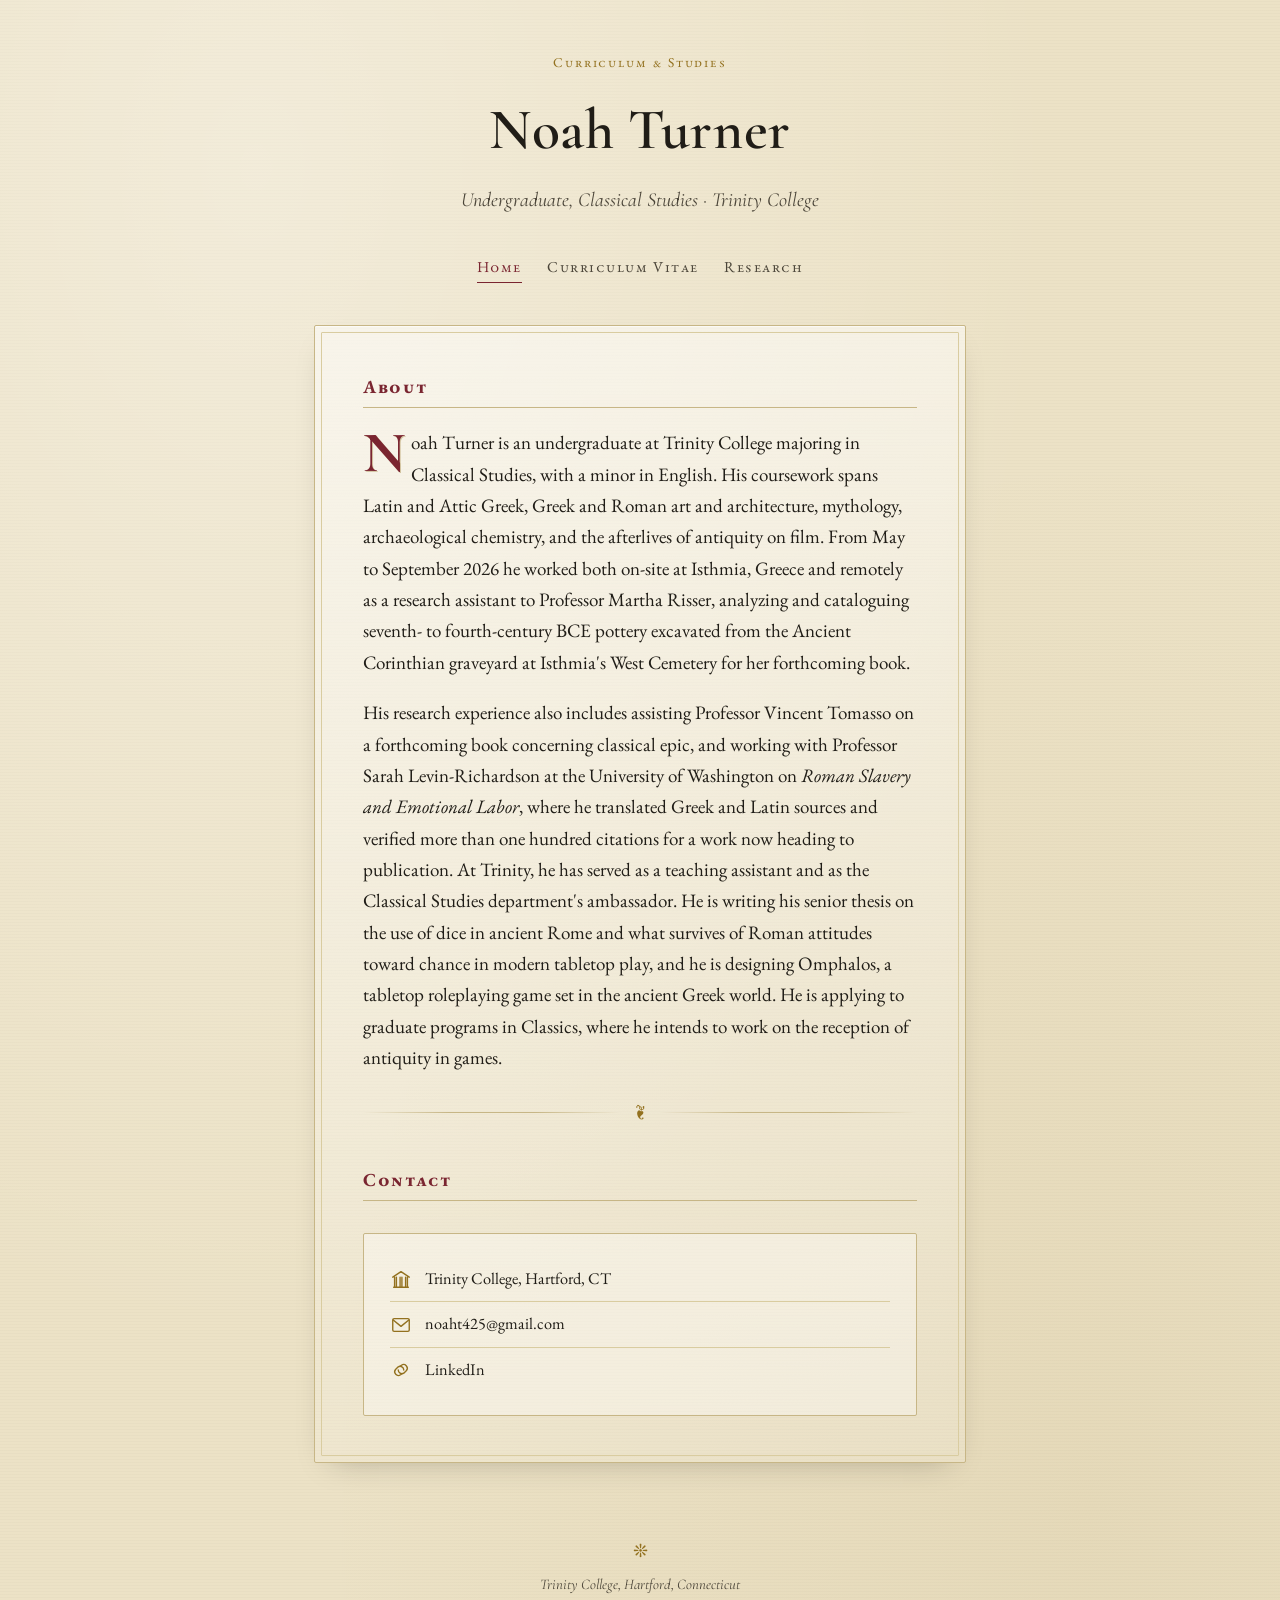
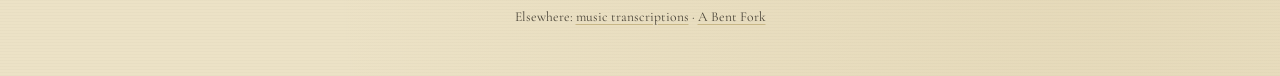
<file: index.html>
<!DOCTYPE html>
<html lang="en">
<head>
<meta charset="UTF-8">
<meta name="viewport" content="width=device-width, initial-scale=1.0">
<title>Noah Turner — Classical Studies</title>
<meta name="description" content="Noah Turner, undergraduate in Classical Studies at Trinity College. CV, research, and contact.">
<link rel="preconnect" href="https://fonts.googleapis.com">
<link rel="preconnect" href="https://fonts.gstatic.com" crossorigin>
<link href="https://fonts.googleapis.com/css2?family=Cormorant+Garamond:ital,wght@0,500;0,600;0,700;1,500&family=EB+Garamond:ital,wght@0,400;0,500;0,600;1,400&display=swap" rel="stylesheet">
<link rel="stylesheet" href="styles.css">
</head>
<body>
<div class="page">

  <header class="masthead">
    <span class="eyebrow">Curriculum &amp; Studies</span>
    <h1>Noah Turner</h1>
    <p class="tagline">Undergraduate, Classical Studies &middot; Trinity College</p>
  </header>

  <nav class="wayfinder" aria-label="Primary">
    <a href="index.html" aria-current="page">Home</a>
    <a href="cv.html">Curriculum&nbsp;Vitae</a>
    <a href="research.html">Research</a>
  </nav>

  <main class="leaf drop">
    <h2 class="section-head">About</h2>
    <p>
      Noah Turner is an undergraduate at Trinity College majoring in Classical Studies,
      with a minor in English. His coursework spans Latin and Attic Greek, Greek and
      Roman art and architecture, mythology, archaeological chemistry, and the
      afterlives of antiquity on film. From May to September 2026 he worked both on-site at
      Isthmia, Greece and remotely as a research assistant to Professor Martha Risser, analyzing
      and cataloguing seventh- to fourth-century BCE pottery excavated from the
      Ancient Corinthian graveyard at Isthmia's West Cemetery for her forthcoming
      book.
    </p>
    <p>
      His research experience also includes assisting Professor Vincent Tomasso on a
      forthcoming book concerning classical epic, and working with Professor Sarah
      Levin-Richardson at the University of Washington on <em>Roman Slavery and
      Emotional Labor</em>, where he translated Greek and Latin sources and verified
      more than one hundred citations for a work now heading to publication. At
      Trinity, he has served as a teaching assistant and as the Classical Studies
      department's ambassador. He is writing his senior thesis on the use of dice in
      ancient Rome and what survives of Roman attitudes toward chance in modern
      tabletop play, and he is designing Omphalos, a tabletop roleplaying game set in
      the ancient Greek world. He is applying to graduate programs in Classics, where
      he intends to work on the reception of antiquity in games.
    </p>

    <div class="rule" role="presentation"><span class="fleuron">&#10086;</span></div>

    <h2 class="section-head">Contact</h2>
    <div class="contact-card">
      <div class="contact-row">
        <svg viewBox="0 0 24 24" fill="none" stroke="currentColor" stroke-width="1.5" aria-hidden="true">
          <path d="M4 21h16M5 21V10M19 21V10M3 10l9-6 9 6M7 10v11M11 10v11M13 10v11M17 10v11" stroke-linecap="round" stroke-linejoin="round"/>
        </svg>
        <span class="plain">Trinity College, Hartford, CT</span>
      </div>
      <div class="contact-row">
        <svg viewBox="0 0 24 24" fill="none" stroke="currentColor" stroke-width="1.5" aria-hidden="true">
          <rect x="3" y="5" width="18" height="14" rx="1.5"/>
          <path d="M3.5 6.5l8.5 7 8.5-7" stroke-linecap="round" stroke-linejoin="round"/>
        </svg>
        <a href="mailto:noaht425@gmail.com">noaht425@gmail.com</a>
      </div>
      <div class="contact-row">
        <svg viewBox="0 0 24 24" fill="none" stroke="currentColor" stroke-width="1.5" aria-hidden="true">
          <path d="M9 12a4 4 0 0 0 6 3.5l3-3a4 4 0 0 0-5.5-5.7L11 8" stroke-linecap="round" stroke-linejoin="round"/>
          <path d="M15 12a4 4 0 0 0-6-3.5l-3 3a4 4 0 0 0 5.5 5.7L13 16" stroke-linecap="round" stroke-linejoin="round"/>
        </svg>
        <a href="https://www.linkedin.com/in/noah-turner-00b842254/" target="_blank" rel="noopener">LinkedIn</a>
      </div>
    </div>
  </main>

</div>

<footer class="colophon">
  <span class="glyph">&#10058;</span>
  Trinity College, Hartford, Connecticut
  <span class="elsewhere">Elsewhere: <a href="https://musescore.com/user/34465157" target="_blank" rel="noopener">music transcriptions</a> &middot; <a href="https://abentfork.com" target="_blank" rel="noopener">A Bent Fork</a></span>
</footer>

</body>
</html>
</file>
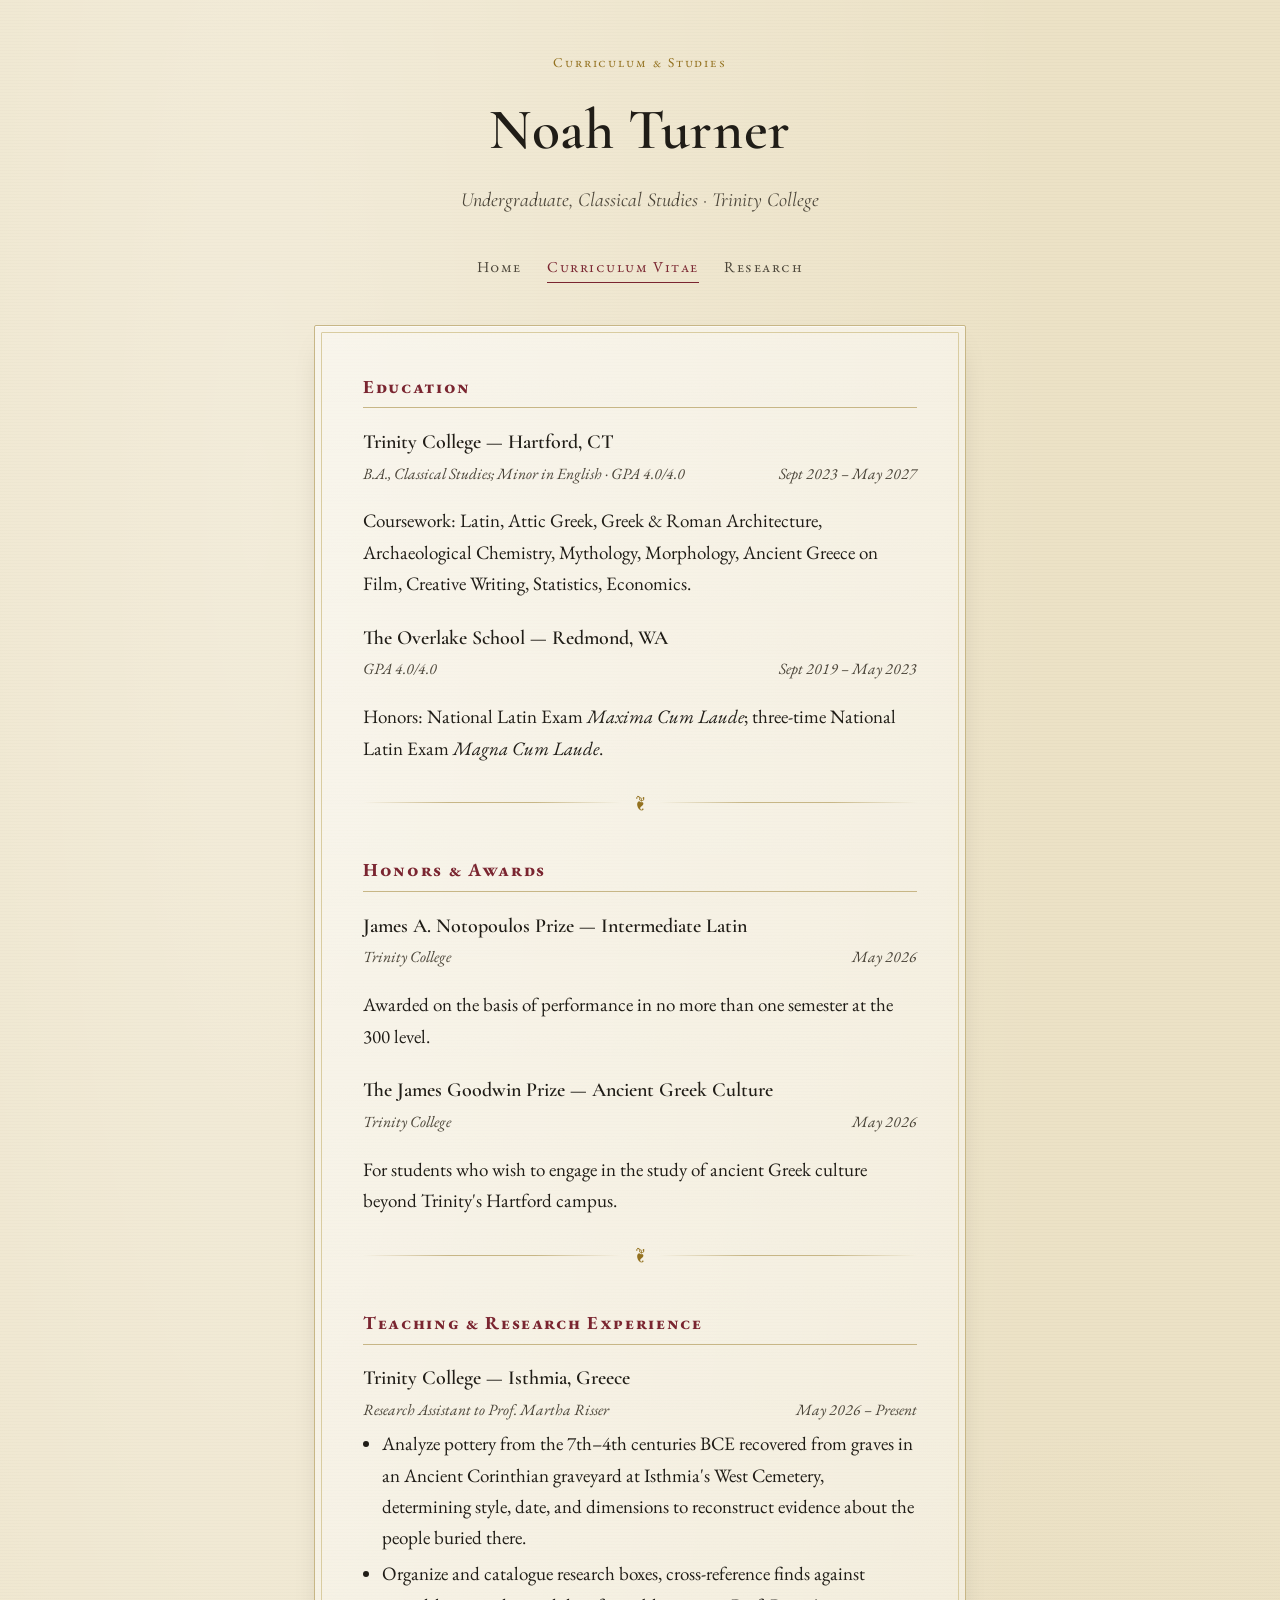
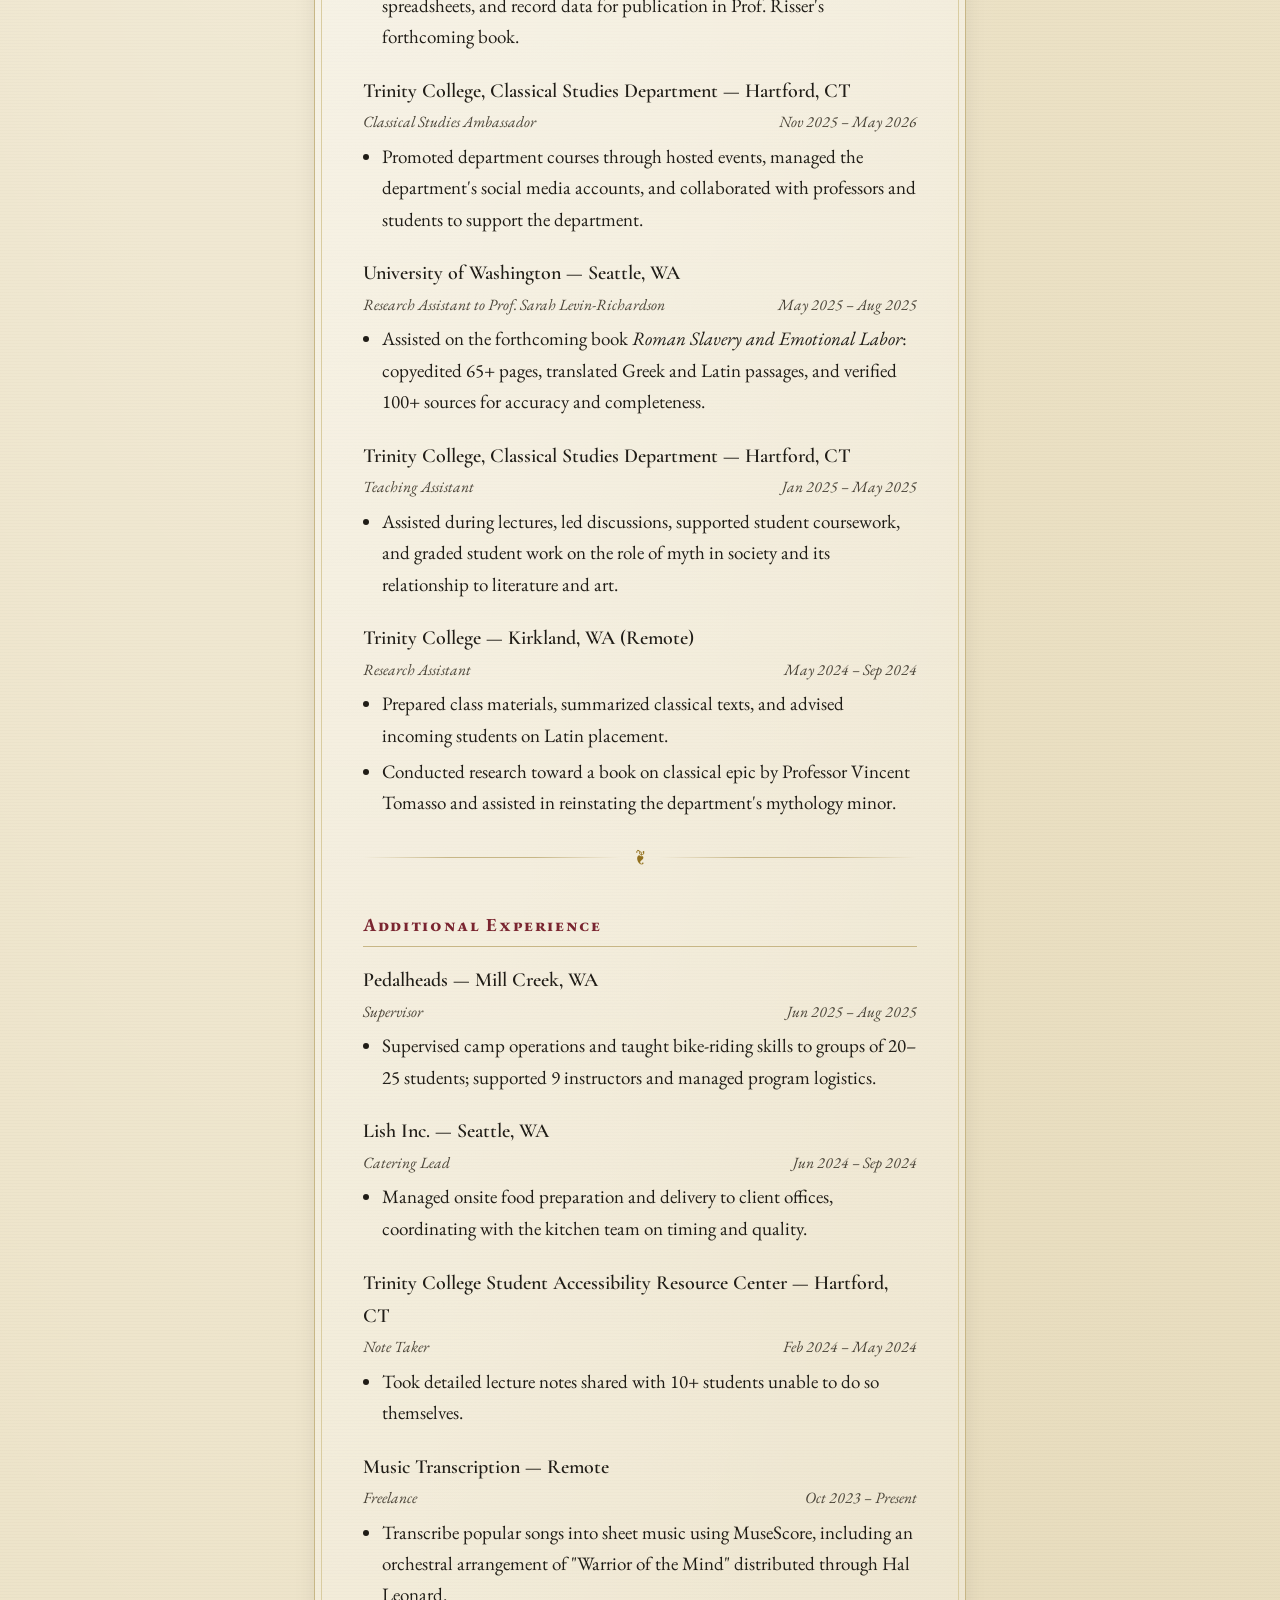
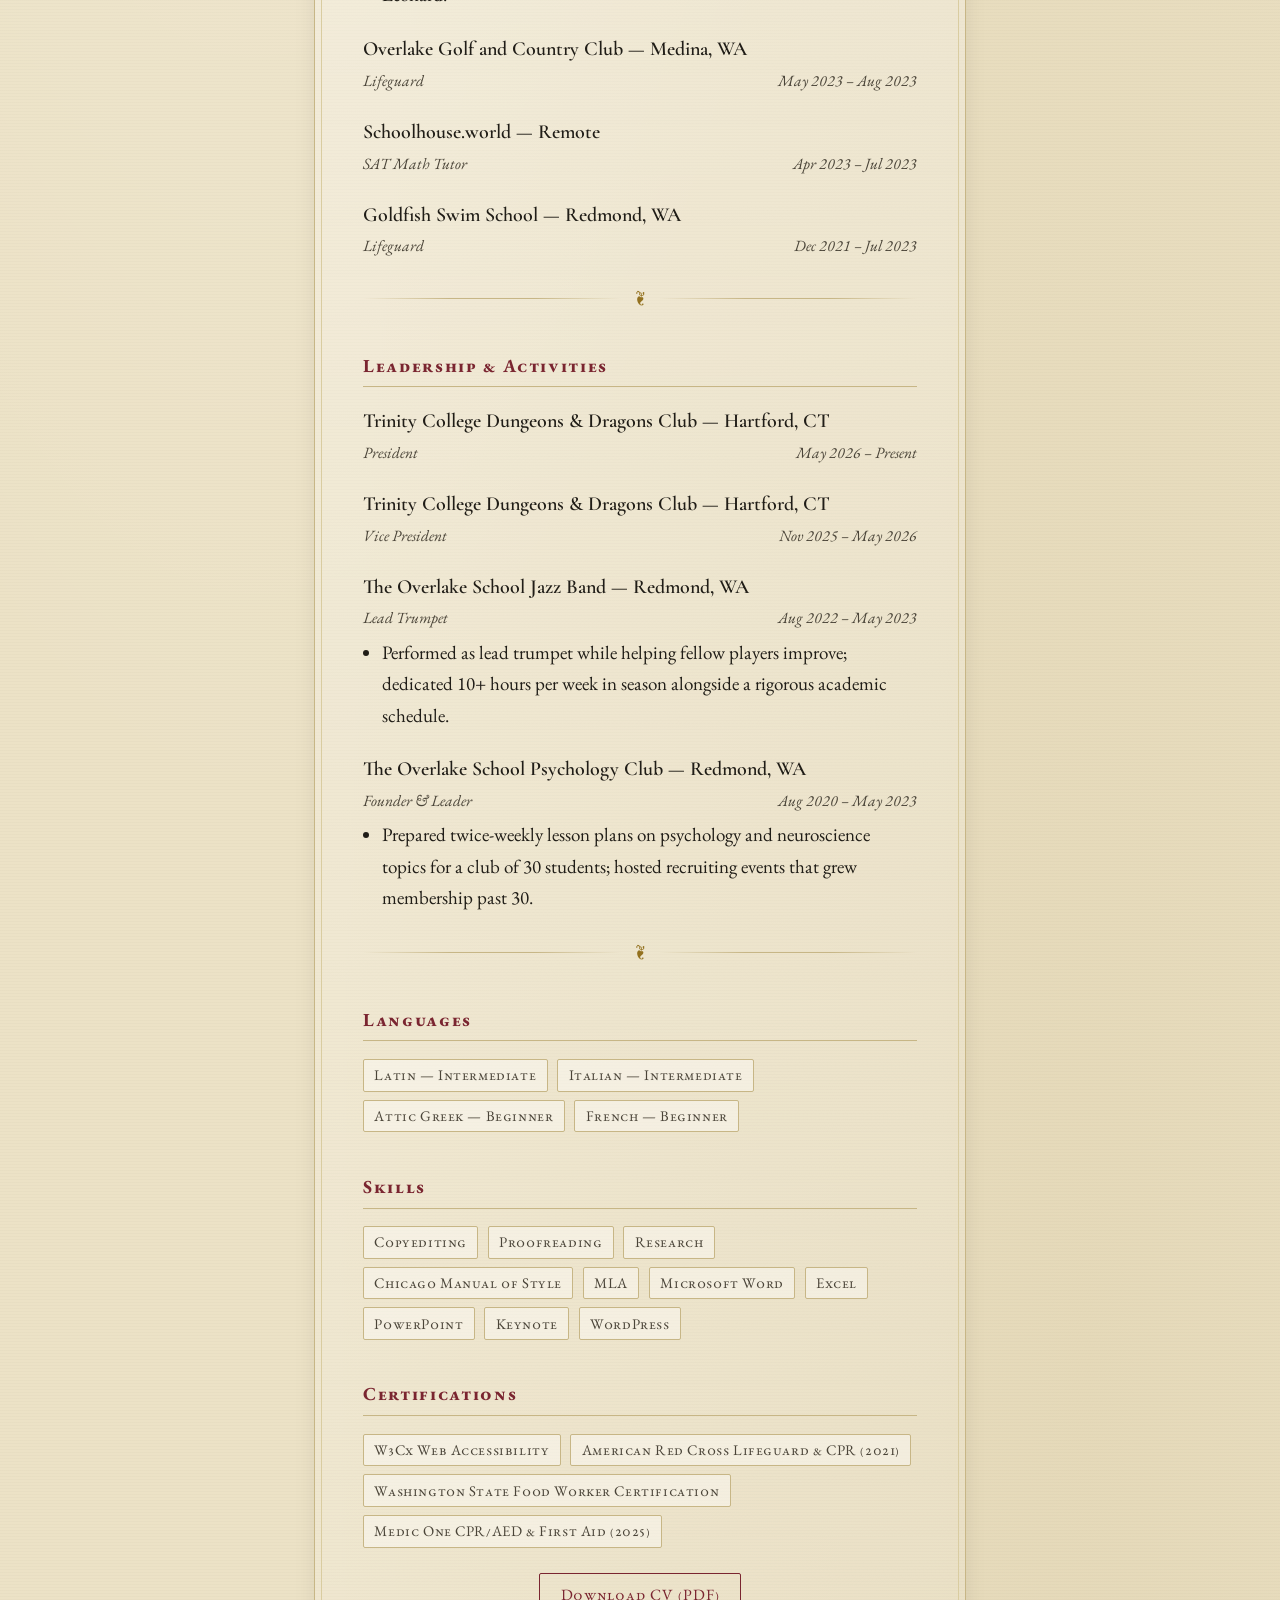
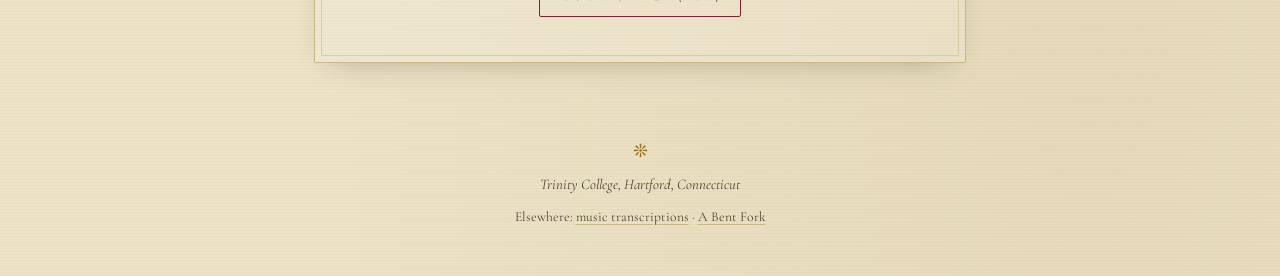
<file: cv.html>
<!DOCTYPE html>
<html lang="en">
<head>
<meta charset="UTF-8">
<meta name="viewport" content="width=device-width, initial-scale=1.0">
<title>Curriculum Vitae — Noah Turner</title>
<meta name="description" content="Curriculum vitae for Noah Turner, Classical Studies, Trinity College.">
<link rel="preconnect" href="https://fonts.googleapis.com">
<link rel="preconnect" href="https://fonts.gstatic.com" crossorigin>
<link href="https://fonts.googleapis.com/css2?family=Cormorant+Garamond:ital,wght@0,500;0,600;0,700;1,500&family=EB+Garamond:ital,wght@0,400;0,500;0,600;1,400&display=swap" rel="stylesheet">
<link rel="stylesheet" href="styles.css">
</head>
<body>
<div class="page">

  <header class="masthead">
    <span class="eyebrow">Curriculum &amp; Studies</span>
    <h1>Noah Turner</h1>
    <p class="tagline">Undergraduate, Classical Studies &middot; Trinity College</p>
  </header>

  <nav class="wayfinder" aria-label="Primary">
    <a href="index.html">Home</a>
    <a href="cv.html" aria-current="page">Curriculum&nbsp;Vitae</a>
    <a href="research.html">Research</a>
  </nav>

  <main class="leaf">

    <h2 class="section-head">Education</h2>

    <div class="entry">
      <h3 class="entry-title">Trinity College — Hartford, CT</h3>
      <div class="entry-meta">
        <span>B.A., Classical Studies; Minor in English &middot; GPA 4.0/4.0</span>
        <span>Sept 2023 – May 2027</span>
      </div>
      <p>Coursework: Latin, Attic Greek, Greek &amp; Roman Architecture, Archaeological
        Chemistry, Mythology, Morphology, Ancient Greece on Film, Creative Writing,
        Statistics, Economics.</p>
    </div>

    <div class="entry">
      <h3 class="entry-title">The Overlake School — Redmond, WA</h3>
      <div class="entry-meta">
        <span>GPA 4.0/4.0</span>
        <span>Sept 2019 – May 2023</span>
      </div>
      <p>Honors: National Latin Exam <em>Maxima Cum Laude</em>; three-time National
        Latin Exam <em>Magna Cum Laude</em>.</p>
    </div>

    <div class="rule" role="presentation"><span class="fleuron">&#10086;</span></div>

    <h2 class="section-head">Honors &amp; Awards</h2>

    <div class="entry">
      <h3 class="entry-title">James A. Notopoulos Prize — Intermediate Latin</h3>
      <div class="entry-meta">
        <span>Trinity College</span>
        <span>May 2026</span>
      </div>
      <p>Awarded on the basis of performance in no more than one semester at the
        300 level.</p>
    </div>

    <div class="entry">
      <h3 class="entry-title">The James Goodwin Prize — Ancient Greek Culture</h3>
      <div class="entry-meta">
        <span>Trinity College</span>
        <span>May 2026</span>
      </div>
      <p>For students who wish to engage in the study of ancient Greek culture
        beyond Trinity's Hartford campus.</p>
    </div>

    <div class="rule" role="presentation"><span class="fleuron">&#10086;</span></div>

    <h2 class="section-head">Teaching &amp; Research Experience</h2>

    <div class="entry">
      <h3 class="entry-title">Trinity College — Isthmia, Greece</h3>
      <div class="entry-meta">
        <span>Research Assistant to Prof. Martha Risser</span>
        <span>May 2026 – Present</span>
      </div>
      <ul>
        <li>Analyze pottery from the 7th–4th centuries BCE recovered from graves in
          an Ancient Corinthian graveyard at Isthmia's West Cemetery, determining
          style, date, and dimensions to reconstruct evidence about the people
          buried there.</li>
        <li>Organize and catalogue research boxes, cross-reference finds against
          spreadsheets, and record data for publication in Prof. Risser's
          forthcoming book.</li>
      </ul>
    </div>

    <div class="entry">
      <h3 class="entry-title">Trinity College, Classical Studies Department — Hartford, CT</h3>
      <div class="entry-meta">
        <span>Classical Studies Ambassador</span>
        <span>Nov 2025 – May 2026</span>
      </div>
      <ul>
        <li>Promoted department courses through hosted events, managed the
          department's social media accounts, and collaborated with professors and
          students to support the department.</li>
      </ul>
    </div>

    <div class="entry">
      <h3 class="entry-title">University of Washington — Seattle, WA</h3>
      <div class="entry-meta">
        <span>Research Assistant to Prof. Sarah Levin-Richardson</span>
        <span>May 2025 – Aug 2025</span>
      </div>
      <ul>
        <li>Assisted on the forthcoming book <em>Roman Slavery and Emotional
          Labor</em>: copyedited 65+ pages, translated Greek and Latin passages, and
          verified 100+ sources for accuracy and completeness.</li>
      </ul>
    </div>

    <div class="entry">
      <h3 class="entry-title">Trinity College, Classical Studies Department — Hartford, CT</h3>
      <div class="entry-meta">
        <span>Teaching Assistant</span>
        <span>Jan 2025 – May 2025</span>
      </div>
      <ul>
        <li>Assisted during lectures, led discussions, supported student coursework,
          and graded student work on the role of myth in society and its
          relationship to literature and art.</li>
      </ul>
    </div>

    <div class="entry">
      <h3 class="entry-title">Trinity College — Kirkland, WA (Remote)</h3>
      <div class="entry-meta">
        <span>Research Assistant</span>
        <span>May 2024 – Sep 2024</span>
      </div>
      <ul>
        <li>Prepared class materials, summarized classical texts, and advised
          incoming students on Latin placement.</li>
        <li>Conducted research toward a book on classical epic by Professor Vincent
          Tomasso and assisted in reinstating the department's mythology minor.</li>
      </ul>
    </div>

    <div class="rule" role="presentation"><span class="fleuron">&#10086;</span></div>

    <h2 class="section-head">Additional Experience</h2>

    <div class="entry">
      <h3 class="entry-title">Pedalheads — Mill Creek, WA</h3>
      <div class="entry-meta">
        <span>Supervisor</span>
        <span>Jun 2025 – Aug 2025</span>
      </div>
      <ul>
        <li>Supervised camp operations and taught bike-riding skills to groups of
          20–25 students; supported 9 instructors and managed program logistics.</li>
      </ul>
    </div>

    <div class="entry">
      <h3 class="entry-title">Lish Inc. — Seattle, WA</h3>
      <div class="entry-meta">
        <span>Catering Lead</span>
        <span>Jun 2024 – Sep 2024</span>
      </div>
      <ul>
        <li>Managed onsite food preparation and delivery to client offices,
          coordinating with the kitchen team on timing and quality.</li>
      </ul>
    </div>

    <div class="entry">
      <h3 class="entry-title">Trinity College Student Accessibility Resource Center — Hartford, CT</h3>
      <div class="entry-meta">
        <span>Note Taker</span>
        <span>Feb 2024 – May 2024</span>
      </div>
      <ul>
        <li>Took detailed lecture notes shared with 10+ students unable to do so
          themselves.</li>
      </ul>
    </div>

    <div class="entry">
      <h3 class="entry-title">Music Transcription — Remote</h3>
      <div class="entry-meta">
        <span>Freelance</span>
        <span>Oct 2023 – Present</span>
      </div>
      <ul>
        <li>Transcribe popular songs into sheet music using MuseScore, including an
          orchestral arrangement of "Warrior of the Mind" distributed through Hal
          Leonard.</li>
      </ul>
    </div>

    <div class="entry">
      <h3 class="entry-title">Overlake Golf and Country Club — Medina, WA</h3>
      <div class="entry-meta">
        <span>Lifeguard</span>
        <span>May 2023 – Aug 2023</span>
      </div>
    </div>

    <div class="entry">
      <h3 class="entry-title">Schoolhouse.world — Remote</h3>
      <div class="entry-meta">
        <span>SAT Math Tutor</span>
        <span>Apr 2023 – Jul 2023</span>
      </div>
    </div>

    <div class="entry">
      <h3 class="entry-title">Goldfish Swim School — Redmond, WA</h3>
      <div class="entry-meta">
        <span>Lifeguard</span>
        <span>Dec 2021 – Jul 2023</span>
      </div>
    </div>

    <div class="rule" role="presentation"><span class="fleuron">&#10086;</span></div>

    <h2 class="section-head">Leadership &amp; Activities</h2>

    <div class="entry">
      <h3 class="entry-title">Trinity College Dungeons &amp; Dragons Club — Hartford, CT</h3>
      <div class="entry-meta">
        <span>President</span>
        <span>May 2026 – Present</span>
      </div>
    </div>
    
    <div class="entry">
      <h3 class="entry-title">Trinity College Dungeons &amp; Dragons Club — Hartford, CT</h3>
      <div class="entry-meta">
        <span>Vice President</span>
        <span>Nov 2025 – May 2026</span>
      </div>
    </div>

    <div class="entry">
      <h3 class="entry-title">The Overlake School Jazz Band — Redmond, WA</h3>
      <div class="entry-meta">
        <span>Lead Trumpet</span>
        <span>Aug 2022 – May 2023</span>
      </div>
      <ul>
        <li>Performed as lead trumpet while helping fellow players improve; dedicated
          10+ hours per week in season alongside a rigorous academic schedule.</li>
      </ul>
    </div>

    <div class="entry">
      <h3 class="entry-title">The Overlake School Psychology Club — Redmond, WA</h3>
      <div class="entry-meta">
        <span>Founder &amp; Leader</span>
        <span>Aug 2020 – May 2023</span>
      </div>
      <ul>
        <li>Prepared twice-weekly lesson plans on psychology and neuroscience topics
          for a club of 30 students; hosted recruiting events that grew membership
          past 30.</li>
      </ul>
    </div>

    <div class="rule" role="presentation"><span class="fleuron">&#10086;</span></div>

    <h2 class="section-head">Languages</h2>
    <div class="tag-list">
      <span class="tag">Latin — Intermediate</span>
      <span class="tag">Italian — Intermediate</span>
      <span class="tag">Attic Greek — Beginner</span>
      <span class="tag">French — Beginner</span>
    </div>

    <h2 class="section-head">Skills</h2>
    <div class="tag-list">
      <span class="tag">Copyediting</span>
      <span class="tag">Proofreading</span>
      <span class="tag">Research</span>
      <span class="tag">Chicago Manual of Style</span>
      <span class="tag">MLA</span>
      <span class="tag">Microsoft Word</span>
      <span class="tag">Excel</span>
      <span class="tag">PowerPoint</span>
      <span class="tag">Keynote</span>
      <span class="tag">WordPress</span>
    </div>

    <h2 class="section-head">Certifications</h2>
    <div class="tag-list">
      <span class="tag">W3Cx Web Accessibility</span>
      <span class="tag">American Red Cross Lifeguard &amp; CPR (2021)</span>
      <span class="tag">Washington State Food Worker Certification</span>
      <span class="tag">Medic One CPR/AED &amp; First Aid (2025)</span>
    </div>

    <p class="download-line">
      <a href="assets/Noah_Turner_CV.pdf">Download CV (PDF)</a>
    </p>

  </main>

</div>

<footer class="colophon">
  <span class="glyph">&#10058;</span>
  Trinity College, Hartford, Connecticut
  <span class="elsewhere">Elsewhere: <a href="https://musescore.com/user/34465157" target="_blank" rel="noopener">music transcriptions</a> &middot; <a href="https://abentfork.com" target="_blank" rel="noopener">A Bent Fork</a></span>
</footer>

</body>
</html>
</file>
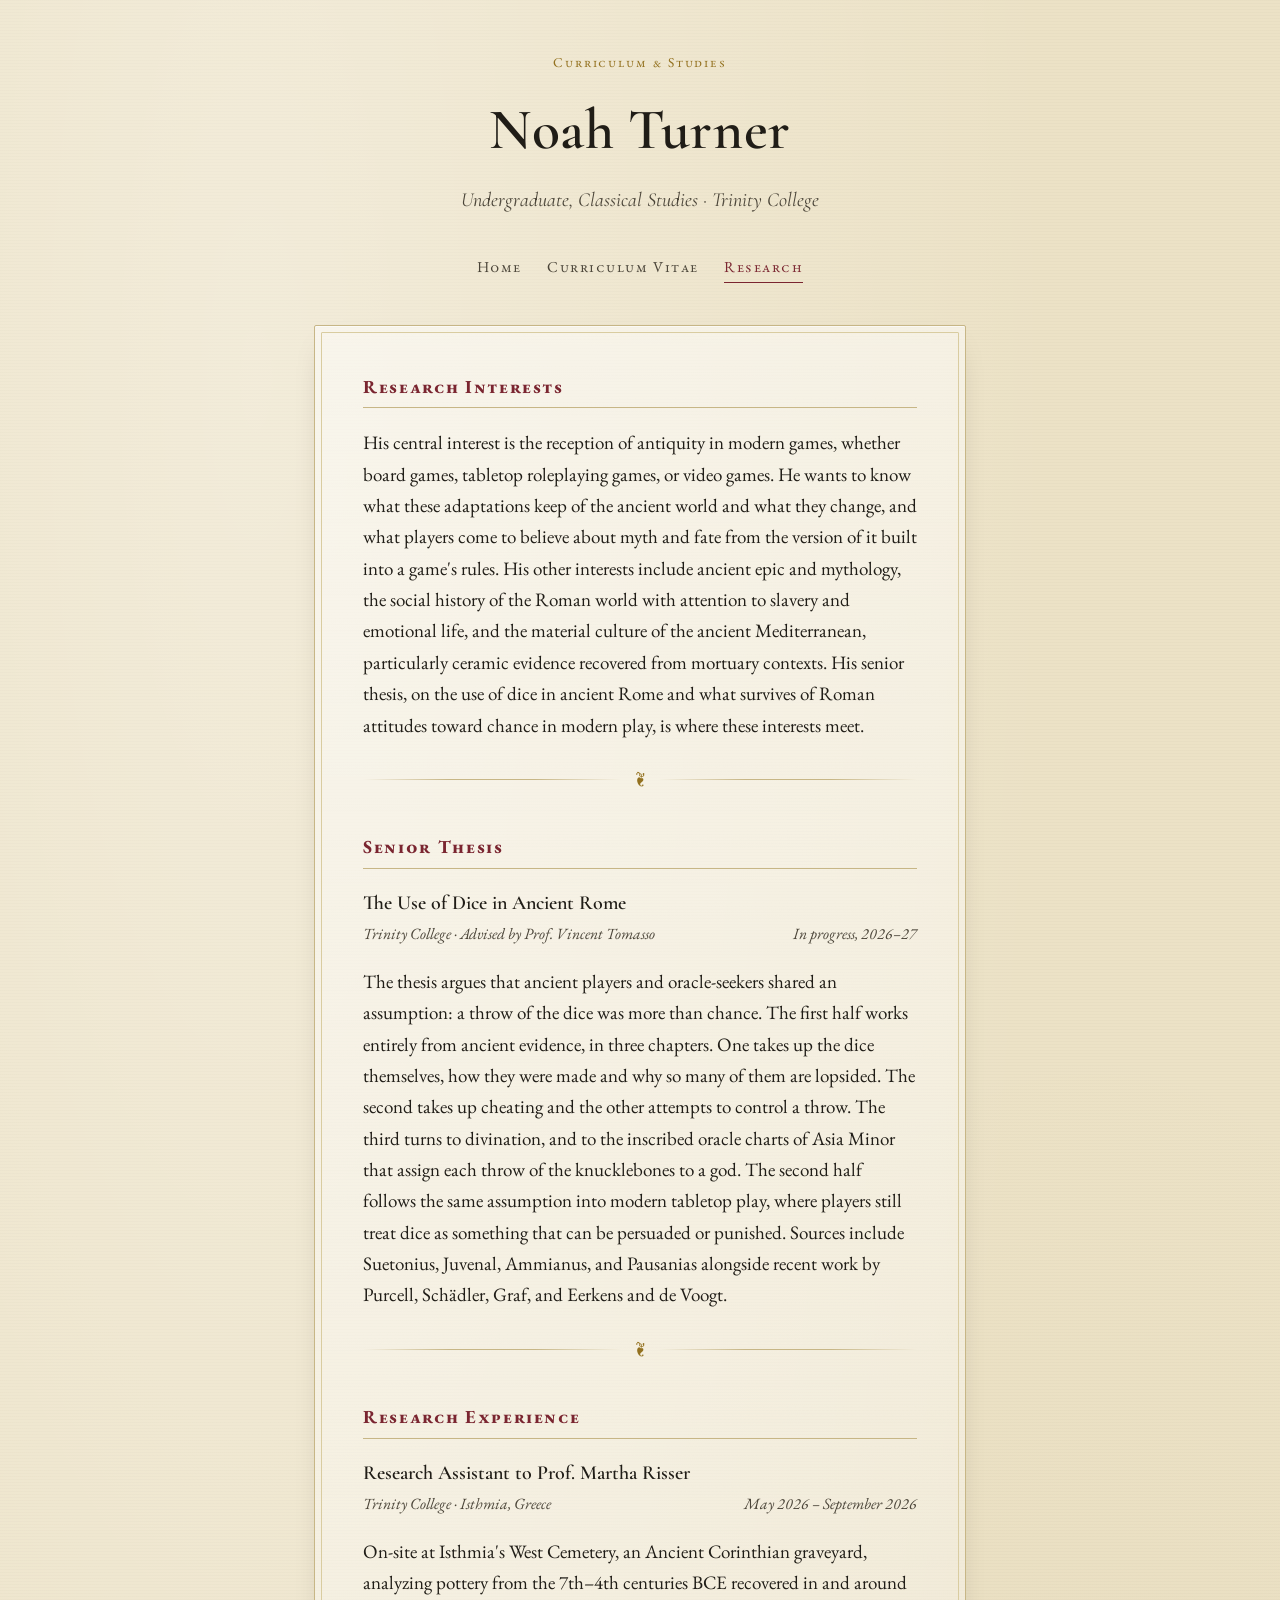
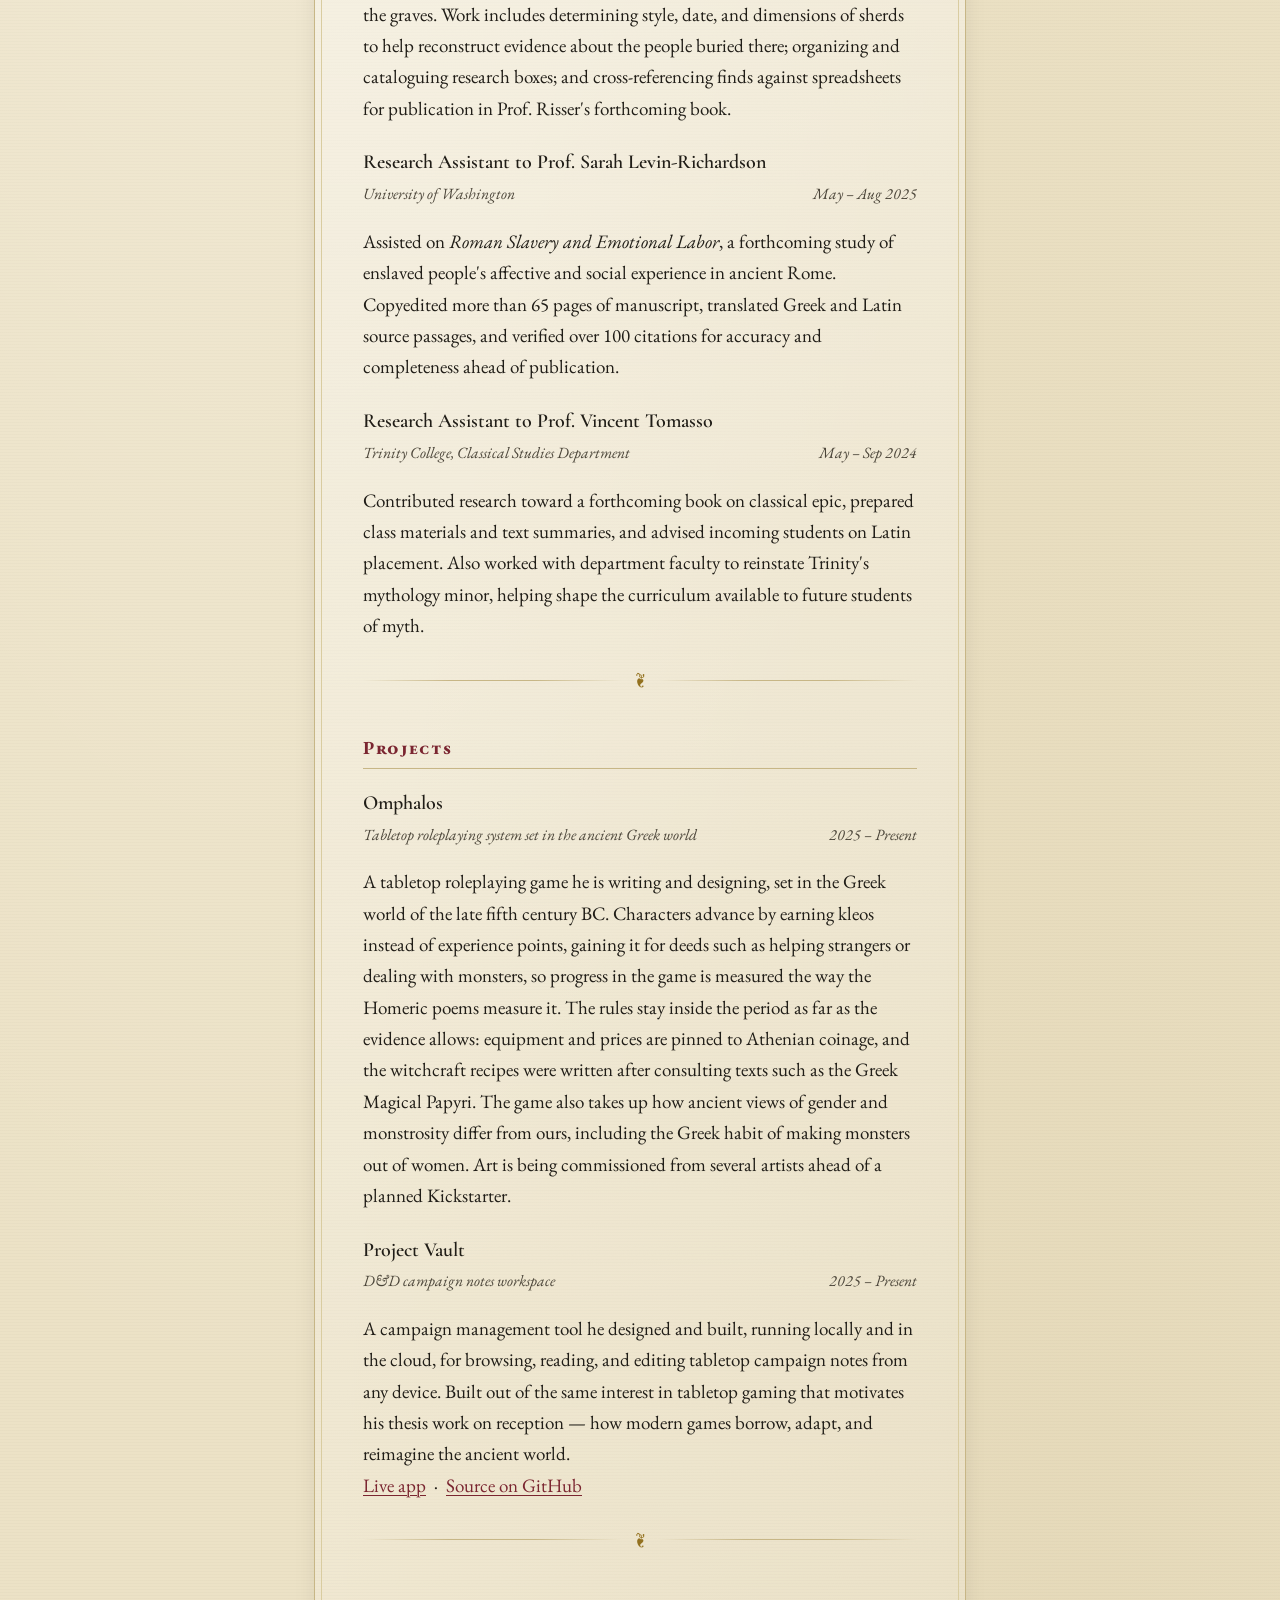
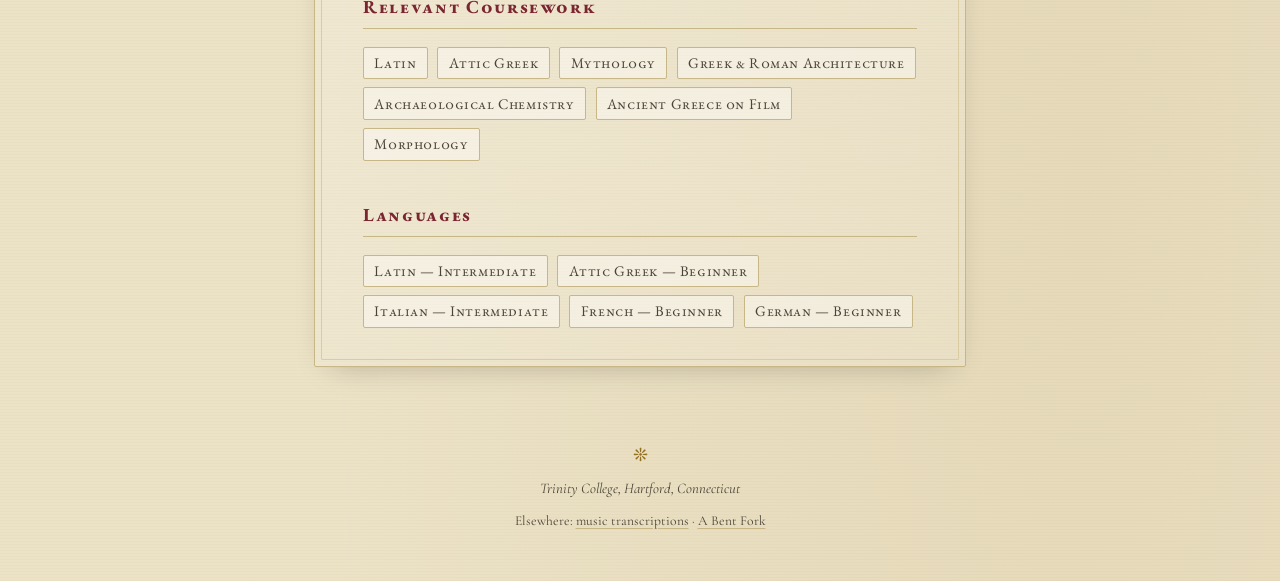
<file: research.html>
<!DOCTYPE html>
<html lang="en">
<head>
<meta charset="UTF-8">
<meta name="viewport" content="width=device-width, initial-scale=1.0">
<title>Research — Noah Turner</title>
<meta name="description" content="Research interests and experience of Noah Turner, Classical Studies, Trinity College.">
<link rel="preconnect" href="https://fonts.googleapis.com">
<link rel="preconnect" href="https://fonts.gstatic.com" crossorigin>
<link href="https://fonts.googleapis.com/css2?family=Cormorant+Garamond:ital,wght@0,500;0,600;0,700;1,500&family=EB+Garamond:ital,wght@0,400;0,500;0,600;1,400&display=swap" rel="stylesheet">
<link rel="stylesheet" href="styles.css">
</head>
<body>
<div class="page">

  <header class="masthead">
    <span class="eyebrow">Curriculum &amp; Studies</span>
    <h1>Noah Turner</h1>
    <p class="tagline">Undergraduate, Classical Studies &middot; Trinity College</p>
  </header>

  <nav class="wayfinder" aria-label="Primary">
    <a href="index.html">Home</a>
    <a href="cv.html">Curriculum&nbsp;Vitae</a>
    <a href="research.html" aria-current="page">Research</a>
  </nav>

  <main class="leaf">

    <h2 class="section-head">Research Interests</h2>
    <p>
      His central interest is the reception of antiquity in modern games, whether
      board games, tabletop roleplaying games, or video games. He wants to know what
      these adaptations keep of the ancient world and what they change, and what
      players come to believe about myth and fate from the version of it built into a
      game's rules. His other interests include ancient epic and mythology, the
      social history of the Roman world with attention to slavery and emotional life,
      and the material culture of the ancient Mediterranean, particularly ceramic
      evidence recovered from mortuary contexts. His senior thesis, on the use of
      dice in ancient Rome and what survives of Roman attitudes toward chance in
      modern play, is where these interests meet.
    </p>

    <div class="rule" role="presentation"><span class="fleuron">&#10086;</span></div>

    <h2 class="section-head">Senior Thesis</h2>
    <div class="entry">
      <h3 class="entry-title">The Use of Dice in Ancient Rome</h3>
      <div class="entry-meta">
        <span>Trinity College &middot; Advised by Prof. Vincent Tomasso</span>
        <span>In progress, 2026&ndash;27</span>
      </div>
      <p>
        The thesis argues that ancient players and oracle-seekers shared an
        assumption: a throw of the dice was more than chance. The first half works
        entirely from ancient evidence, in three chapters. One takes up the dice
        themselves, how they were made and why so many of them are lopsided. The
        second takes up cheating and the other attempts to control a throw. The third
        turns to divination, and to the inscribed oracle charts of Asia Minor that
        assign each throw of the knucklebones to a god. The second half follows the
        same assumption into modern tabletop play, where players still treat dice as
        something that can be persuaded or punished. Sources include Suetonius,
        Juvenal, Ammianus, and Pausanias alongside recent work by Purcell,
        Schädler, Graf, and Eerkens and de Voogt.
      </p>
    </div>

    <div class="rule" role="presentation"><span class="fleuron">&#10086;</span></div>

    <h2 class="section-head">Research Experience</h2>

    <div class="entry">
      <h3 class="entry-title">Research Assistant to Prof. Martha Risser</h3>
      <div class="entry-meta">
        <span>Trinity College &middot; Isthmia, Greece</span>
        <span>May 2026 – September 2026</span>
      </div>
      <p>
        On-site at Isthmia's West Cemetery, an Ancient Corinthian graveyard,
        analyzing pottery from the 7th–4th centuries BCE recovered in and around
        the graves. Work includes determining style, date, and dimensions of
        sherds to help reconstruct evidence about the people buried there;
        organizing and cataloguing research boxes; and cross-referencing finds
        against spreadsheets for publication in Prof. Risser's forthcoming book.
      </p>
    </div>

    <div class="entry">
      <h3 class="entry-title">Research Assistant to Prof. Sarah Levin-Richardson</h3>
      <div class="entry-meta">
        <span>University of Washington</span>
        <span>May – Aug 2025</span>
      </div>
      <p>
        Assisted on <em>Roman Slavery and Emotional Labor</em>, a forthcoming study
        of enslaved people's affective and social experience in ancient Rome.
        Copyedited more than 65 pages of manuscript, translated Greek and Latin
        source passages, and verified over 100 citations for accuracy and
        completeness ahead of publication.
      </p>
    </div>

    <div class="entry">
      <h3 class="entry-title">Research Assistant to Prof. Vincent Tomasso</h3>
      <div class="entry-meta">
        <span>Trinity College, Classical Studies Department</span>
        <span>May – Sep 2024</span>
      </div>
      <p>
        Contributed research toward a forthcoming book on classical epic, prepared
        class materials and text summaries, and advised incoming students on Latin
        placement. Also worked with department faculty to reinstate Trinity's
        mythology minor, helping shape the curriculum available to future students
        of myth.
      </p>
    </div>

    <div class="rule" role="presentation"><span class="fleuron">&#10086;</span></div>

    <h2 class="section-head">Projects</h2>

    <div class="entry">
      <h3 class="entry-title">Omphalos</h3>
      <div class="entry-meta">
        <span>Tabletop roleplaying system set in the ancient Greek world</span>
        <span>2025 &ndash; Present</span>
      </div>
      <p>
        A tabletop roleplaying game he is writing and designing, set in the Greek
        world of the late fifth century BC. Characters advance by earning kleos
        instead of experience points, gaining it for deeds such as helping strangers
        or dealing with monsters, so progress in the game is measured the way the
        Homeric poems measure it. The rules stay inside the period as far as the
        evidence allows: equipment and prices are pinned to Athenian coinage, and the
        witchcraft recipes were written after consulting texts such as the Greek
        Magical Papyri. The game also takes up how ancient views of gender and
        monstrosity differ from ours, including the Greek habit of making monsters
        out of women. Art is being commissioned from several artists ahead of a
        planned Kickstarter.
      </p>
    </div>

    <div class="entry">
      <h3 class="entry-title">Project Vault</h3>
      <div class="entry-meta">
        <span>D&amp;D campaign notes workspace</span>
        <span>2025 – Present</span>
      </div>
      <p>
        A campaign management tool he designed and built, running locally and in
        the cloud, for browsing, reading, and editing tabletop campaign notes from
        any device. Built out of the same interest in tabletop gaming that
        motivates his thesis work on reception &mdash; how modern games borrow,
        adapt, and reimagine the ancient world.
        <br>
        <a href="https://project-vault-cloud.vercel.app/" target="_blank" rel="noopener">Live app</a>
        &nbsp;&middot;&nbsp;
        <a href="https://github.com/noaht425/project-vault" target="_blank" rel="noopener">Source on GitHub</a>
      </p>
    </div>

    <div class="rule" role="presentation"><span class="fleuron">&#10086;</span></div>

    <h2 class="section-head">Relevant Coursework</h2>
    <div class="tag-list">
      <span class="tag">Latin</span>
      <span class="tag">Attic Greek</span>
      <span class="tag">Mythology</span>
      <span class="tag">Greek &amp; Roman Architecture</span>
      <span class="tag">Archaeological Chemistry</span>
      <span class="tag">Ancient Greece on Film</span>
      <span class="tag">Morphology</span>
    </div>

    <h2 class="section-head">Languages</h2>
    <div class="tag-list">
      <span class="tag">Latin — Intermediate</span>
      <span class="tag">Attic Greek — Beginner</span>
      <span class="tag">Italian — Intermediate</span>
      <span class="tag">French — Beginner</span>
      <span class="tag">German — Beginner</span>
    </div>

  </main>

</div>

<footer class="colophon">
  <span class="glyph">&#10058;</span>
  Trinity College, Hartford, Connecticut
  <span class="elsewhere">Elsewhere: <a href="https://musescore.com/user/34465157" target="_blank" rel="noopener">music transcriptions</a> &middot; <a href="https://abentfork.com" target="_blank" rel="noopener">A Bent Fork</a></span>
</footer>

</body>
</html>
</file>
<file: styles.css>
/* ============================================================
   Noah Turner — Classics — site stylesheet
   A quiet scriptorium: vellum ground, rubricated rules,
   an illuminated initial, and a scribe's colophon on each leaf.
   ============================================================ */

:root {
  --ink: #201d17;
  --ink-soft: #4a4438;
  --vellum: #ece2c6;
  --vellum-deep: #e2d5ae;
  --gilt: #93711f;
  --gilt-bright: #b08a2c;
  --rubric: #7a2530;
  --bay: #47533b;
  --line: #c7b686;
  --line-faint: #d9cca0;
  --max-w: 700px;
  --serif-display: "Cormorant Garamond", "Iowan Old Style", "Palatino Linotype", Georgia, serif;
  --serif-body: "EB Garamond", "Iowan Old Style", "Palatino Linotype", Georgia, serif;
}

@media (prefers-reduced-motion: no-preference) {
  html { scroll-behavior: smooth; }
}

* { box-sizing: border-box; }

html, body {
  margin: 0;
  padding: 0;
}

body {
  background-color: var(--vellum);
  background-image:
    radial-gradient(ellipse at 20% 10%, rgba(255,255,255,0.35), transparent 55%),
    radial-gradient(ellipse at 85% 90%, rgba(147,113,31,0.08), transparent 50%),
    repeating-linear-gradient(
      0deg,
      rgba(74,68,56,0.025) 0px,
      rgba(74,68,56,0.025) 1px,
      transparent 1px,
      transparent 3px
    );
  color: var(--ink);
  font-family: var(--serif-body);
  font-size: 19px;
  line-height: 1.65;
  min-height: 100vh;
  -webkit-font-smoothing: antialiased;
}

a {
  color: var(--rubric);
  text-decoration-thickness: 1px;
  text-underline-offset: 3px;
}
a:hover { color: var(--gilt-bright); }
a:focus-visible,
button:focus-visible {
  outline: 2px solid var(--gilt-bright);
  outline-offset: 3px;
}

.page {
  max-width: var(--max-w);
  margin: 0 auto;
  padding: 3.2rem 1.5rem 2rem;
}

/* ---------- Header / masthead ---------- */

.masthead {
  text-align: center;
  margin-bottom: 2.4rem;
}

.masthead .eyebrow {
  display: block;
  font-family: var(--serif-body);
  font-variant: small-caps;
  letter-spacing: 0.14em;
  font-size: 0.85rem;
  color: var(--gilt);
  margin-bottom: 0.6rem;
}

.masthead h1 {
  font-family: var(--serif-display);
  font-weight: 600;
  font-size: clamp(2.6rem, 7vw, 3.6rem);
  letter-spacing: 0.01em;
  margin: 0 0 0.35rem;
  color: var(--ink);
}

.masthead .tagline {
  font-family: var(--serif-display);
  font-style: italic;
  font-size: 1.25rem;
  color: var(--ink-soft);
  margin: 0;
}

/* Ornamental rule with center fleuron */
.rule {
  display: flex;
  align-items: center;
  gap: 0.9rem;
  margin: 1.6rem 0;
  color: var(--gilt);
}
.rule::before,
.rule::after {
  content: "";
  flex: 1;
  height: 1px;
  background: linear-gradient(90deg, transparent, var(--line), var(--line), transparent);
}
.rule .fleuron {
  font-size: 1rem;
  transform: translateY(-1px);
}

/* ---------- Nav ---------- */

nav.wayfinder {
  display: flex;
  justify-content: center;
  gap: 1.6rem;
  font-variant: small-caps;
  letter-spacing: 0.1em;
  font-size: 0.95rem;
  margin-bottom: 2.6rem;
}
nav.wayfinder a {
  color: var(--ink-soft);
  text-decoration: none;
  padding-bottom: 2px;
  border-bottom: 1px solid transparent;
}
nav.wayfinder a:hover,
nav.wayfinder a[aria-current="page"] {
  color: var(--rubric);
  border-bottom-color: var(--rubric);
}

/* ---------- Content card ---------- */

.leaf {
  background: linear-gradient(180deg, rgba(255,255,255,0.5), rgba(255,255,255,0.15));
  border: 1px solid var(--line);
  border-radius: 2px;
  padding: 2.4rem clamp(1.4rem, 5vw, 3rem);
  position: relative;
  box-shadow: 0 1px 0 rgba(255,255,255,0.6) inset, 0 12px 30px -18px rgba(32,29,23,0.35);
}
.leaf::before {
  content: "";
  position: absolute;
  inset: 6px;
  border: 1px solid var(--line-faint);
  border-radius: 1px;
  pointer-events: none;
}

/* ---------- Drop cap (illuminated initial) ---------- */

.drop p:first-of-type::first-letter {
  float: left;
  font-family: var(--serif-display);
  font-weight: 700;
  font-size: 3.6rem;
  line-height: 0.78;
  padding: 0.06em 0.1em 0 0;
  color: var(--rubric);
  text-shadow: 1px 1px 0 rgba(147,113,31,0.35);
}

/* ---------- Section headings ---------- */

h2.section-head {
  font-family: var(--serif-body);
  font-variant: small-caps;
  letter-spacing: 0.09em;
  font-size: 1.15rem;
  color: var(--rubric);
  border-bottom: 1px solid var(--line);
  padding-bottom: 0.4rem;
  margin: 2.4rem 0 1.1rem;
}
h2.section-head:first-of-type { margin-top: 0.4rem; }

h3.entry-title {
  font-family: var(--serif-display);
  font-weight: 600;
  font-size: 1.25rem;
  margin: 0 0 0.1rem;
  color: var(--ink);
}

.entry {
  margin-bottom: 1.4rem;
}

.entry-meta {
  display: flex;
  justify-content: space-between;
  align-items: baseline;
  gap: 1rem;
  flex-wrap: wrap;
  font-style: italic;
  color: var(--ink-soft);
  font-size: 0.98rem;
  margin-bottom: 0.35rem;
}

.entry ul {
  margin: 0.3rem 0 0;
  padding-left: 1.2rem;
}
.entry li { margin-bottom: 0.3rem; }

/* ---------- Contact block ---------- */

.contact-card {
  border: 1px solid var(--line);
  border-radius: 2px;
  background: rgba(255,255,255,0.35);
  padding: 1.4rem 1.6rem;
  margin: 2rem 0 0.5rem;
}

.contact-row {
  display: flex;
  align-items: center;
  gap: 0.85rem;
  padding: 0.55rem 0;
}
.contact-row + .contact-row {
  border-top: 1px solid var(--line-faint);
}
.contact-row svg {
  flex: none;
  width: 22px;
  height: 22px;
  color: var(--gilt);
}
.contact-row a,
.contact-row span.plain {
  font-size: 1.02rem;
  text-decoration: none;
  color: var(--ink);
}
.contact-row a:hover { color: var(--rubric); text-decoration: underline; }

/* ---------- Skills / tag list ---------- */

.tag-list {
  display: flex;
  flex-wrap: wrap;
  gap: 0.5rem 0.6rem;
  margin-top: 0.4rem;
}
.tag {
  font-variant: small-caps;
  letter-spacing: 0.04em;
  font-size: 0.92rem;
  border: 1px solid var(--line);
  border-radius: 2px;
  padding: 0.2rem 0.65rem;
  color: var(--ink-soft);
  background: rgba(255,255,255,0.4);
}

.download-line {
  text-align: center;
  margin: 1.6rem 0 0.4rem;
  font-variant: small-caps;
  letter-spacing: 0.06em;
  font-size: 0.98rem;
}
.download-line a {
  border: 1px solid var(--rubric);
  padding: 0.5rem 1.3rem;
  border-radius: 2px;
  text-decoration: none;
  display: inline-block;
}
.download-line a:hover {
  background: var(--rubric);
  color: var(--vellum);
}

/* ---------- Colophon (footer) ---------- */

footer.colophon {
  max-width: var(--max-w);
  margin: 2.6rem auto 0;
  padding: 0 1.5rem 3rem;
  text-align: center;
  font-family: var(--serif-display);
  font-style: italic;
  font-size: 0.92rem;
  color: var(--ink-soft);
}
footer.colophon .glyph {
  display: block;
  color: var(--gilt);
  font-style: normal;
  font-size: 1.1rem;
  margin-bottom: 0.4rem;
}

footer.colophon .elsewhere {
  display: block;
  margin-top: 0.6rem;
  font-style: normal;
  font-size: 0.85rem;
  color: var(--ink-soft);
}
footer.colophon .elsewhere a {
  color: var(--ink-soft);
  text-decoration: underline;
  text-decoration-color: var(--line);
}
footer.colophon .elsewhere a:hover {
  color: var(--rubric);
}

/* ---------- Responsive ---------- */

@media (max-width: 520px) {
  body { font-size: 17.5px; }
  .leaf { padding: 1.8rem 1.2rem; }
  nav.wayfinder { gap: 1.1rem; font-size: 0.88rem; }
  .entry-meta { flex-direction: column; gap: 0.15rem; }
}

/* ---------- Print (CV page) ---------- */

@media print {
  body { background: #fff; }
  .leaf { box-shadow: none; border: none; }
  .leaf::before { display: none; }
  nav.wayfinder, .download-line, footer.colophon { display: none; }
}
</file>
